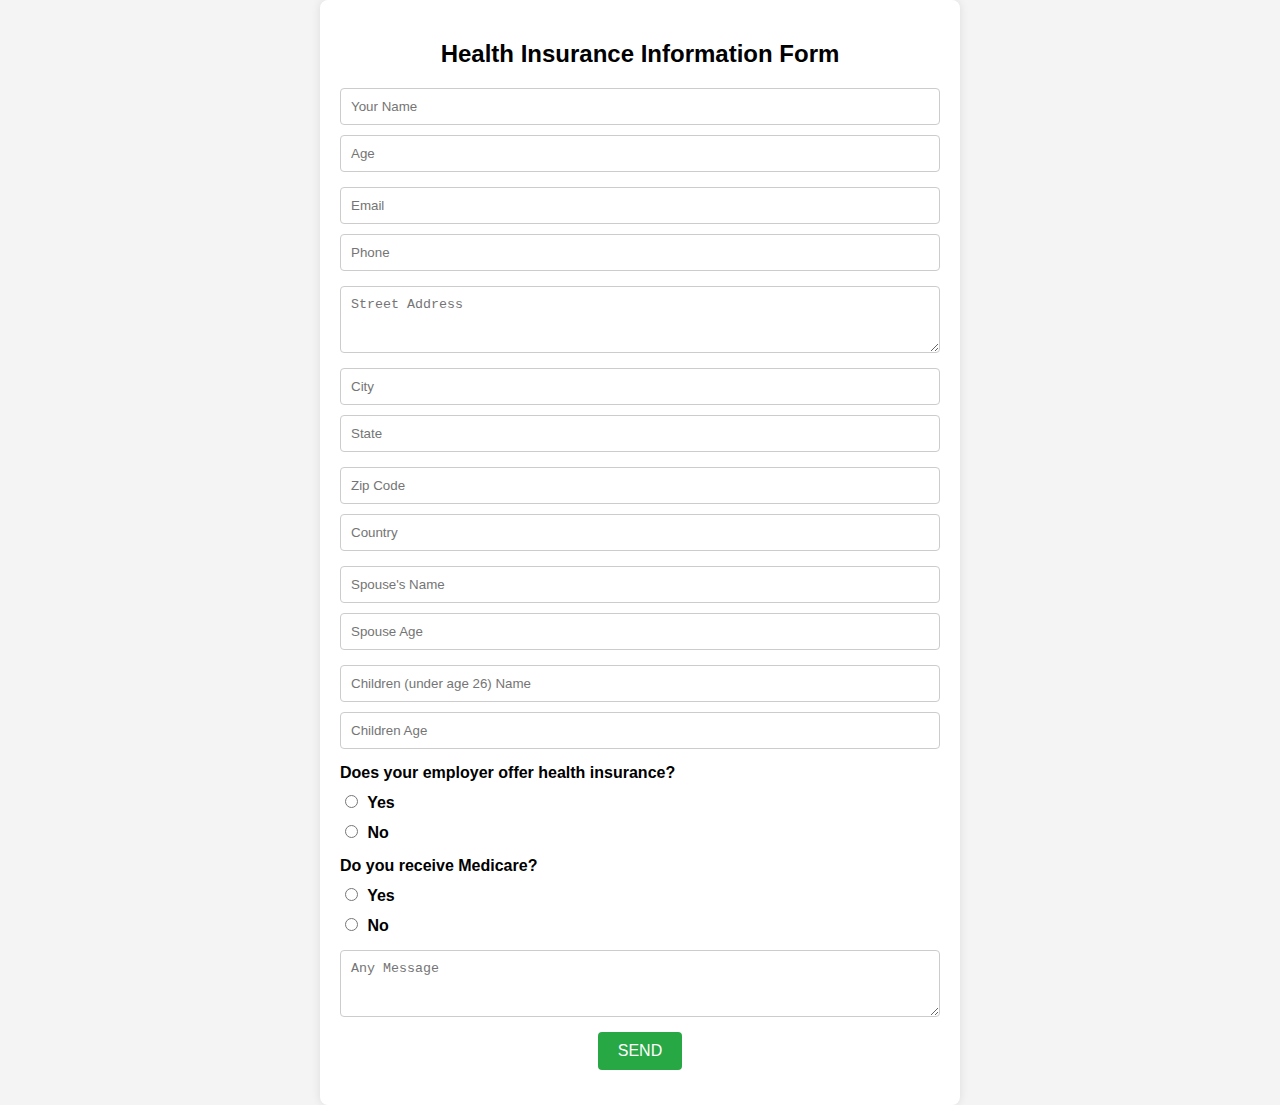
<file: Quiz-1/index.html>
<!DOCTYPE html>
<html lang="en">
<head>
    <meta charset="UTF-8">
    <meta name="viewport" content="width=device-width, initial-scale=1.0">
    <title>Health Insurance Information Form</title>
    <link rel="stylesheet" href="style.css">
</head>
<body>
    <div class="form-container">
        <h2>Health Insurance Information Form</h2>
        <form>
            <div class="form-group">
                <input type="text" name="name" placeholder="Your Name" required>
                <input type="number" name="age" placeholder="Age" required>
            </div>
            <div class="form-group">
                <input type="email" name="email" placeholder="Email" required>
                <input type="tel" name="phone" placeholder="Phone" required>
            </div>
            <div class="form-group">
                <textarea name="address" rows="3" placeholder="Street Address" required></textarea>
            </div>
            <div class="form-group">
                <input type="text" name="city" placeholder="City" required>
                <input type="text" name="state" placeholder="State" required>
            </div>
            <div class="form-group">
                <input type="text" name="zip" placeholder="Zip Code" required>
                <input type="text" name="country" placeholder="Country" required>
            </div>
            <div class="form-group">
                <input type="text" name="spouse_name" placeholder="Spouse's Name">
                <input type="number" name="spouse_age" placeholder="Spouse Age">
            </div>
            <div class="form-group">
                <input type="text" name="children_name" placeholder="Children (under age 26) Name">
                <input type="number" name="children_age" placeholder="Children Age">
            </div>
            <div class="form-group radio-group full-width">
                <label>Does your employer offer health insurance?</label>
                <label>
                    <input type="radio" name="employer_health_insurance" value="yes" required>
                    <span>Yes</span>
                </label>
                <label>
                    <input type="radio" name="employer_health_insurance" value="no" required>
                    <span>No</span>
                </label>
            </div>
            <div class="form-group radio-group full-width">
                <label>Do you receive Medicare?</label>
                <label>
                    <input type="radio" name="medicare" value="yes" required>
                    <span>Yes</span>
                </label>
                <label>
                    <input type="radio" name="medicare" value="no" required>
                    <span>No</span>
                </label>
            </div>
            <div class="form-group">
                <textarea name="message" rows="3" placeholder="Any Message"></textarea>
            </div>
            <div class="form-group submit-btn">
                <button type="submit">SEND</button>
            </div>
        </form>
    </div>
</body>
</html>
</file>
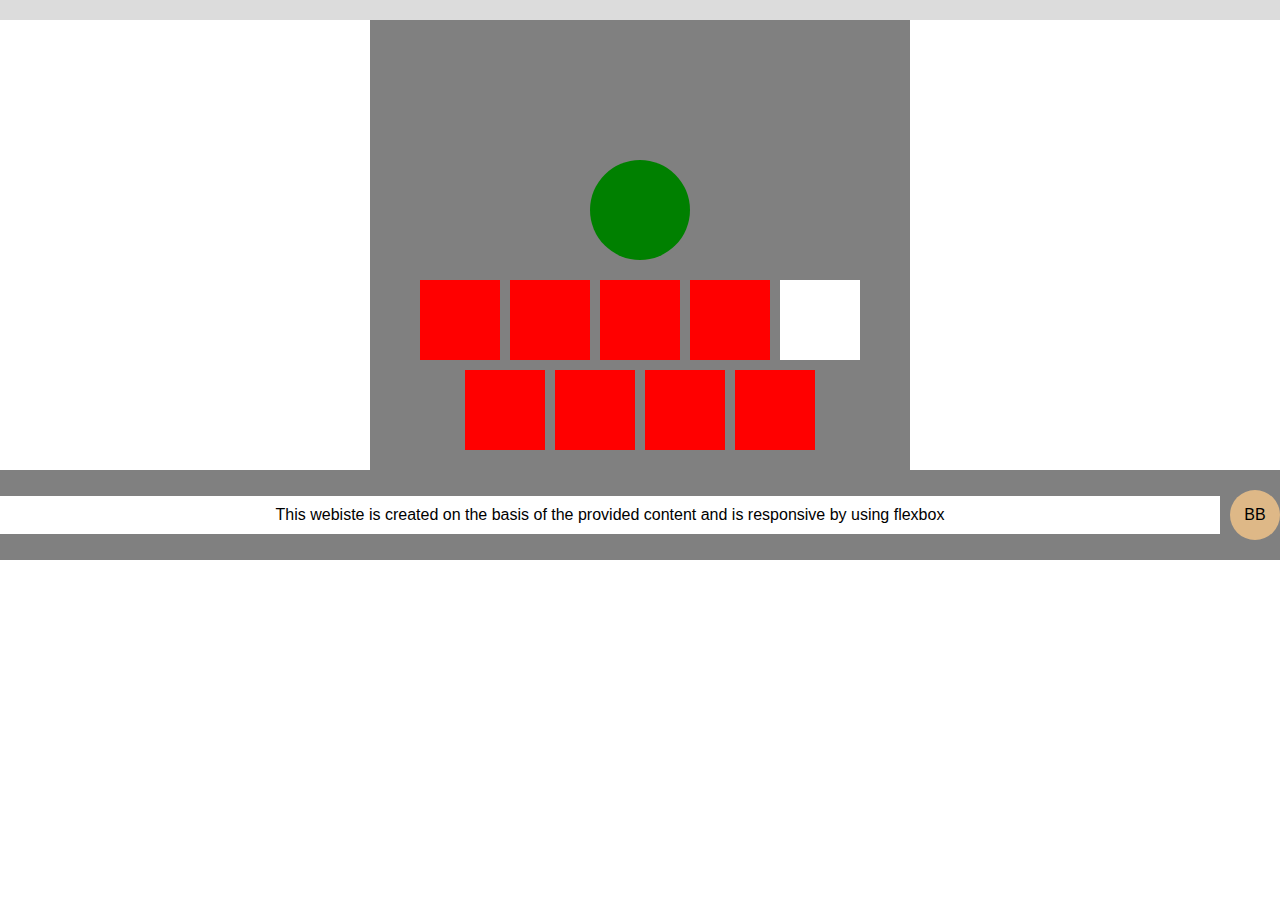
<file: Quiz-2/index.html>
<!DOCTYPE html>
<html lang="en">
<head>
    <meta charset="UTF-8">
    <meta name="viewport" content="width=device-width, initial-scale=1.0">
    <title>Responsive Design</title>
    <link rel="stylesheet" href="style.css">
</head>
<body>
    <div class="container">
        <header class="header">
            <div class="header-top">
                <div class="black-circle"></div>
                <div class="black-circle"></div>
                <div class="black-circle"></div>
                <div class="black-circle"></div>
            </div>
        </header>
        <main class="main-content">
            <div class="screen"></div>
            <div class="circle"></div>
            <div class="buttons">
                <div class="button"></div>
                <div class="button"></div>
                <div class="button"></div>
                <div class="button"></div>
                <div class="button white"></div>
                <div class="button"></div>
                <div class="button"></div>
                <div class="button"></div>
                <div class="button"></div>
            </div>
        </main>
        <footer class="footer">
            <div class="footer-content">
                This webiste is created on the basis of the provided content and is responsive by using flexbox 
            </div>
            <div class="footer-button">BB</div>
        </footer>
    </div>
</body>
</html>
</file>
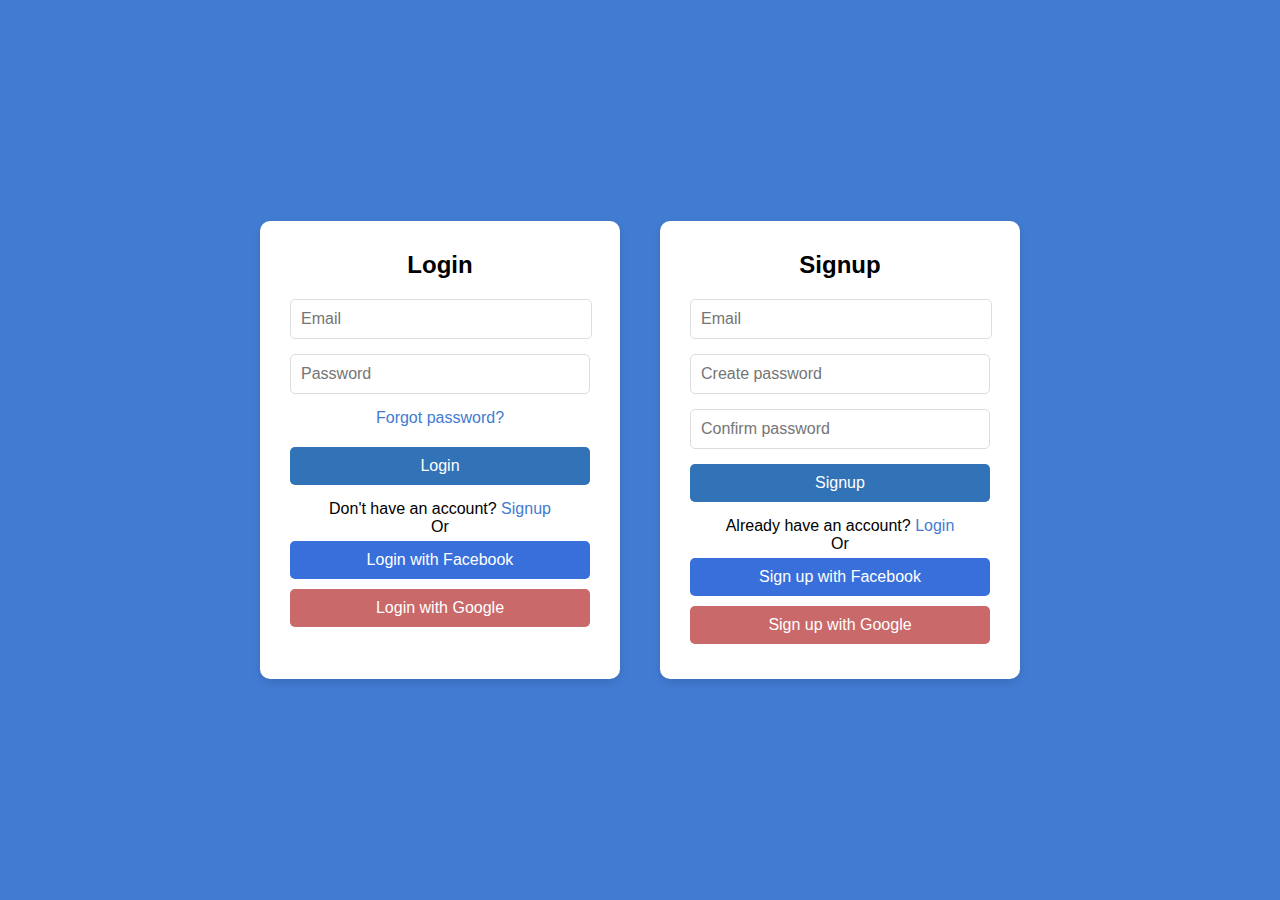
<file: testing.html>
<!DOCTYPE html>
<html lang="en">
<head>
    <meta charset="UTF-8">
    <meta name="viewport" content="width=device-width, initial-scale=1.0">
    <link rel="stylesheet" href="testing.css">
    <link rel="stylesheet" href="https://cdnjs.cloudflare.com/ajax/libs/font-awesome/6.6.0/css/all.min.css" integrity="sha512-Kc323vGBEqzTmouAECnVceyQqyqdsSiqLQISBL29aUW4U/M7pSPA/gEUZQqv1cwx4OnYxTxve5UMg5GT6L4JJg==" crossorigin="anonymous" referrerpolicy="no-referrer" />
    <title>Assginiment</title>
</head>

<body>
    <div class="bigbox">
        <div class="form-container">
            <h2>Login</h2>
            <form>
                <input type="email" placeholder="Email" required>
                <div class="password-container">
                    <input type="password" id="login-password" placeholder="Password" required>
                    <span class="toggle-password" onclick="togglePassword('login-password', this)"></span>
                </div>
                <a href="#">Forgot password?</a>
                <button type="submit">Login</button>
                <p>Don't have an account? <a href="#">Signup</a></p>
                <div class="social-login">
                    <p>Or</p>
                    <button class="facebook-btn"><i class="fa-brands fa-facebook"></i>Login with Facebook</button>
                    <button class="google-btn"><i class="fa-brands fa-google"></i>Login with Google </button>
                </div>
            </form>
        </div>

        <div class="form-container">
            <h2>Signup</h2>
            <form>
                <input type="email" placeholder="Email" required>
                <div class="password-container">
                    <input type="password" id="signup-password" placeholder="Create password" required>
                    <!-- <span class="toggle-password" onclick="togglePassword('signup-password', this)"></span> -->
                </div>
                <div class="password-container">
                    <input type="password" id="confirm-password" placeholder="Confirm password" required>
                    <span class="toggle-password" onclick="togglePassword('confirm-password', this)"></span>
                </div>
                <button type="submit">Signup</button>
                <p>Already have an account? <a href="#">Login</a></p>
                <div class="social-login">
                    <p>Or</p>
                    <button class="facebook-btn"><i class="fa-brands fa-facebook"></i>Sign up with Facebook</button>
                    <button class="google-btn"><i class="fa-brands fa-google"></i>Sign up with Google </button> 
                </div>
            </form>
        </div>
    </div>
    
</body>
</html>
</file>
<file: Quiz-1/style.css>
body {
    font-family: Arial, sans-serif;
    background-color: #f4f4f4;
    margin: 0;
    padding: 0;
    display: flex;
    justify-content: center;
    align-items: center;
}

.form-container {
    background-color: #fff;
    padding: 20px;
    border-radius: 8px;
    box-shadow: 0 0 10px rgba(0, 0, 0, 0.1);
    max-width: 600px;
    width: 100%;
}

.form-container h2 {
    text-align: center;
    margin-bottom: 20px;
}

.form-group {
    display: flex;
    flex-wrap: wrap;
    gap: 10px;
    margin-bottom: 15px;
}

.form-group label {
    flex: 1 1 100%;
    font-weight: bold;
}

.form-group input,
.form-group textarea {
    flex: 1 1 48%;
    padding: 10px;
    border: 1px solid #ccc;
    border-radius: 4px;
}

.form-group input[type="radio"] {
    flex: 0 0 auto;
    margin-right: 5px;
}

.form-group .radio-group {
    display: flex;
    align-items: center;
}

.form-group .radio-group label {
    flex: 1;
    display: flex;
    align-items: center;
}

.form-group .radio-group label span {
    margin-left: 5px;
}

.form-group textarea {
    flex: 1 1 100%;
    resize: vertical;
}

.form-group .full-width {
    flex: 1 1 100%;
}

.form-group .half-width {
    flex: 1 1 48%;
}

.submit-btn {
    display: flex;
    justify-content: center;
}

.submit-btn button {
    background-color: #28a745;
    color: #fff;
    padding: 10px 20px;
    border: none;
    border-radius: 4px;
    cursor: pointer;
    font-size: 16px;
}

.submit-btn button:hover {
    background-color: #218838;
}
</file>
<file: Quiz-2/style.css>
/* styles.css */
body {
    margin: 0;
    font-family: Arial, sans-serif;
}

.container {
    display: flex;
    flex-direction: column;
    align-items: center;
    width: 100%;
}

.header {
    width: 100%;
    background-color: gainsboro;
    display: flex;
    justify-content: center;
    padding: 10px 0;
}

.header-top {
    display: flex;
    gap: 10px;
}

.black-circles {
    width: 20px;
    height: 20px;
    background-color: black;
    border-radius: 50%;
}

.main-content {
    background-color: grey;
    display: flex;
    flex-direction: column;
    align-items: center;
    padding: 20px;
    gap: 20px;
    width: 100%;
    max-width: 500px;
}

.screen {
    width: 200px;
    height: 100px;
    background-color: grey;
}

.circle {
    width: 100px;
    height: 100px;
    background-color: green;
    border-radius: 50%;
}

.buttons {
    display: flex;
    flex-wrap: wrap;
    gap: 10px;
    justify-content: center;
    width: 100%;
}

.button {
    width: 80px;
    height: 80px;
    background-color: red;
}

.button.white {
    background-color: white;
}

.footer {
    background-color: grey;
    width: 100%;
    display: flex;
    justify-content: center;
    align-items: center;
    padding: 20px;
}

.footer-content {
    background-color: white;
    padding: 10px;
    flex-grow: 1;
    text-align: center;
}

.footer-button {
    background-color: burlywood;
    width: 50px;
    height: 50px;
    border-radius: 50%;
    display: flex;
    justify-content: center;
    align-items: center;
    margin-left: 10px;
}
</file>
<file: testing.css>
*{
    margin: 0;
    padding: 0;
    font-family: sans-serif;
}

body {
    display: flex;
    justify-content: center;
    align-items: center;
    min-height: 100vh;
    background-color: #427bd2;
}

.bigbox {
    display: flex;
    gap: 40px;
}

.form-container {
    background-color: white;
    padding: 30px;
    border-radius: 10px;
    width: 300px;
    box-shadow: 0 4px 8px rgba(0, 0, 0, 0.1);
}

h2 {
    margin-bottom: 20px;
    font-size: 24px;
    text-align: center;
}

form {
    display: flex;
    flex-direction: column;
}

input[type="email"],
input[type="password"] {
    margin-bottom: 15px;
    padding: 10px;
    font-size: 16px;
    border: 1px solid #ddd;
    border-radius: 5px;
    width: calc(100% - 20px);
}

.password-container {
    position: relative;
    display: flex;
    align-items: center;
}

.toggle-password {
    position: absolute;
    right: 10px;
    cursor: pointer;
}

a {
    color: #427bd2;
    text-align: center;
    margin-bottom: 20px;
    text-decoration: none;
    text-align: center;
}

a:hover {
    text-decoration: underline;
}

button {
    padding: 10px;
    background-color: #3272b7;
    color: white;
    border: none;
    border-radius: 5px;
    font-size: 16px;
    cursor: pointer;
    margin-bottom: 15px;
}

button:hover {
    background-color: #0056b3;
}

.social-login {
    text-align: center;
}

.facebook-btn,
.google-btn {
    width: 100%;
    padding: 10px;
    margin: 5px 0;
    border: none;
    border-radius: 5px;
    cursor: pointer;
}

.facebook-btn {
    background-color: #396fdb;
    color: white;
}

.google-btn {
    background-color: rgb(201, 105, 105);
    color: white;
}
p{
    text-align: center;
}
</file>
